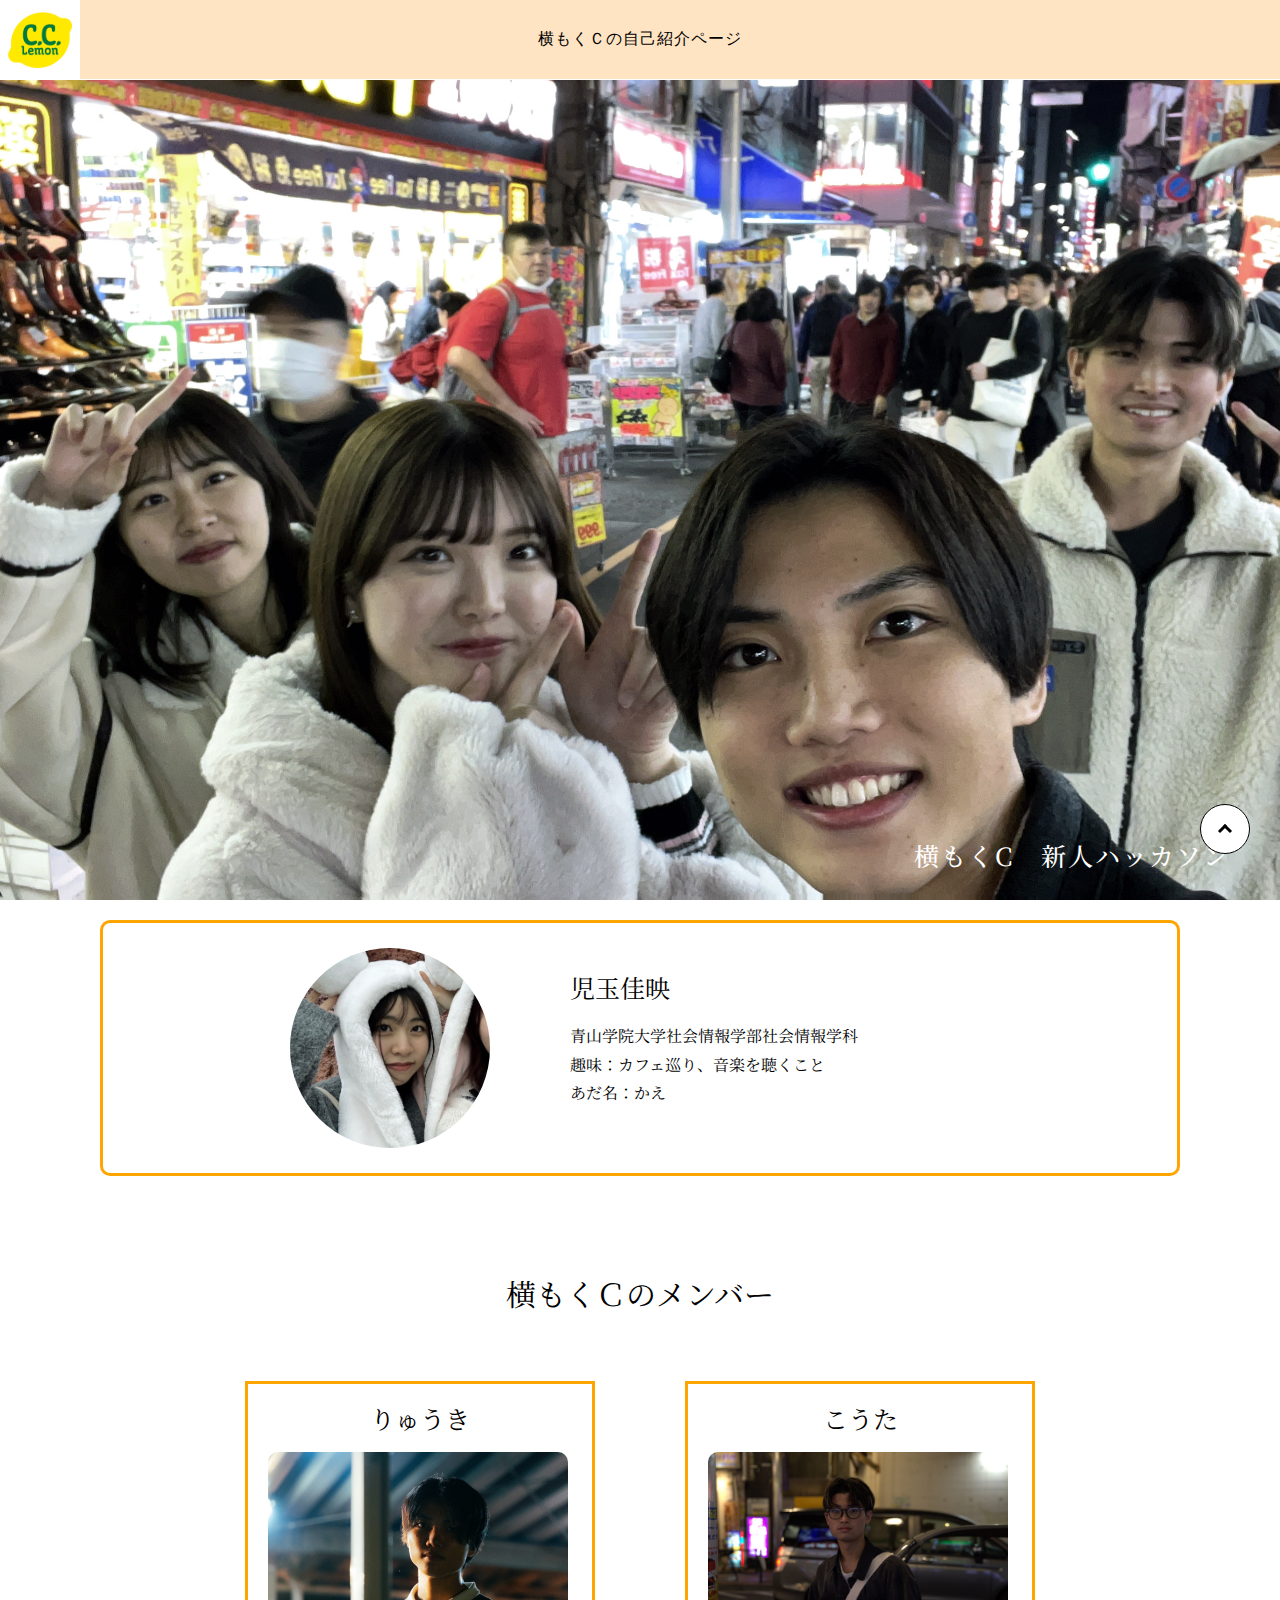
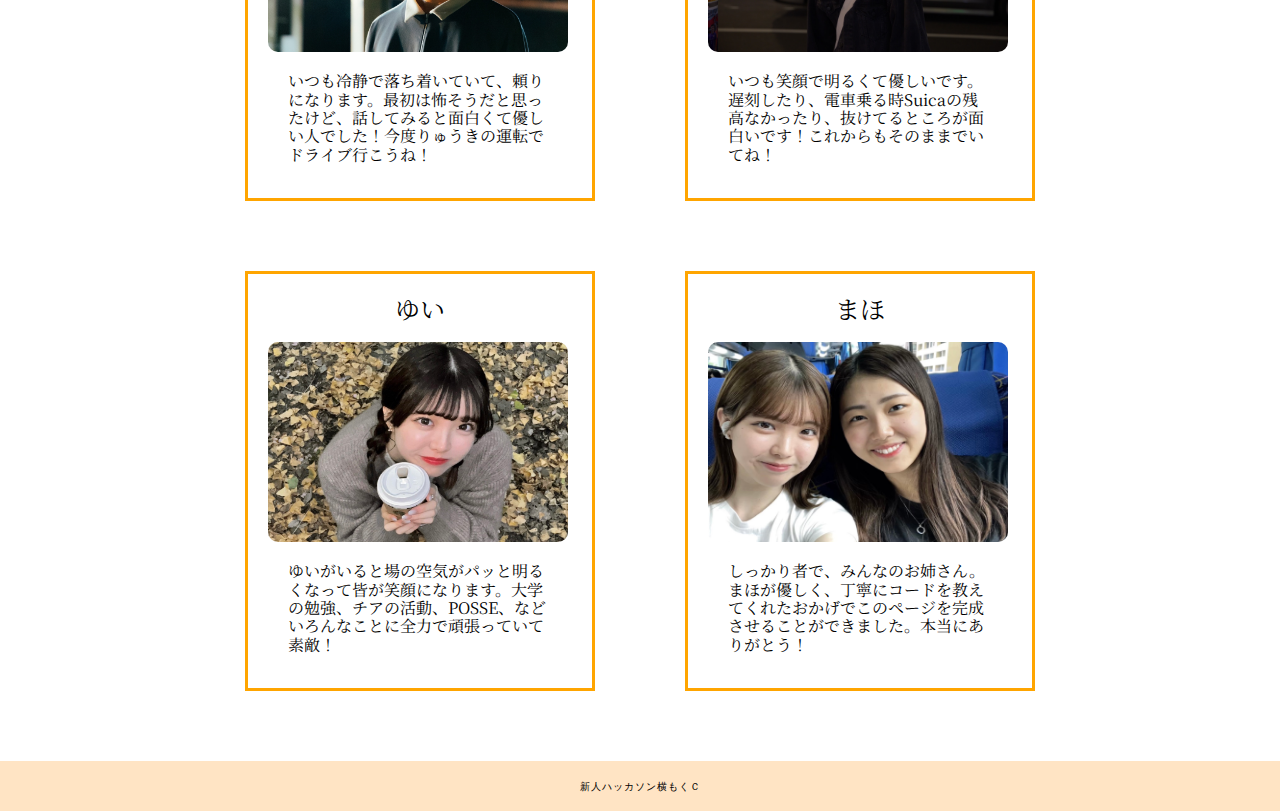
<file: index_kae.html>
<!DOCTYPE html>
<html lang="en">

<head>
    <meta charset="UTF-8">
    <meta name="viewport" content="width=device-width, initial-scale=1.0">
    <title>Document</title>
    <link rel="preconnect" href="https://fonts.googleapis.com">
    <link rel="preconnect" href="https://fonts.gstatic.com" crossorigin>
    <link href="https://fonts.googleapis.com/css2?family=Noto+Serif+JP:wght@200&display=swap" rel="stylesheet">
    <link rel="stylesheet" href="./assets/css/style_kae.css">
    <link rel="stylesheet" href="./assets/css/reset_kae.css">
</head>

<body>
    <header class="header">
        <img class="cclemon" src="./assets/CClemon_logo.png" alt="CCLemon" />
        <p class="headercontent">横もくＣの自己紹介ページ</p>
    </header>

    <main>

        <section class="mainvisual">
            <!-- <div class="mainvisual-inner"> -->
            <h1 class="mainvisual-title zoomIn">
                横もくC　新人ハッカソン
            </h1>
            <!-- </div> -->
        </section>

        <div class="all">
            <section>
                <div class="introduction fade">
                    <div class="mypicture-top">
                        <img class="mypicture" src="./assets/img/S__56442903.jpg" alt="自分の写真">
                    </div>
                    <div class="content">
                        <h2 class="myname">児玉佳映</h2>
                        <div class="myprofile">
                            <p>青山学院大学社会情報学部社会情報学科</p>
                            <p>趣味：カフェ巡り、音楽を聴くこと</p>
                            <p>あだ名：かえ</p>
                        </div>
                    </div>
                </div>
            </section>

            <section>
                <div class="member">
                    <div class="memberlist-title">
                        <p class="title">横もくＣのメンバー</p>
                    </div>
                    <div class="memberlist">
                        <div class="topmemberlist">
                            <div class="cmem">
                                <div class="memberprofile-top"></div>
                                <p class="membername">りゅうき</p>
                                <img class="memberpicture" src="./assets/img/84509F44-CAE5-48BA-A617-3F29651F60F5.jpg"
                                    alt="りゅうきの写真">
                                <div class="memberprofile">
                                    <p>いつも冷静で落ち着いていて、頼りになります。最初は怖そうだと思ったけど、話してみると面白くて優しい人でした！今度りゅうきの運転でドライブ行こうね！</p>
                                </div>
                            </div>
                            <div class="cmem">
                                <p class="membername">こうた</p>
                                <div class="memberpicture-top">
                                    <img class="memberpicture" src="./assets/img/S__299679749.jpg" alt="こうたの写真">
                                </div>
                                <div class="memberprofile">
                                    <p>いつも笑顔で明るくて優しいです。遅刻したり、電車乗る時Suicaの残高なかったり、抜けてるところが面白いです！これからもそのままでいてね！</p>
                                </div>
                            </div>
                        </div>
                        <div class="undermemberlist">
                            <div class="cmem">
                                <p class="membername">ゆい</p>
                                <div class="memberpicture-top">
                                    <img class="memberpicture" src="./assets/IMG_6052.jpg" alt="ゆいの写真">
                                </div>
                                <div class="memberprofile">
                                    <p>ゆいがいると場の空気がパッと明るくなって皆が笑顔になります。大学の勉強、チアの活動、POSSE、などいろんなことに全力で頑張っていて素敵！</p>
                                </div>
                            </div>
                            <div class="cmem">
                                <p class="membername">まほ</p>
                                <div class="memberpicture-top">
                                    <img class="memberpicture" src="./assets/img/IMG_6053.jpg" alt="まほの写真">
                                </div>
                                <div class="memberprofile">
                                    <p>しっかり者で、みんなのお姉さん。まほが優しく、丁寧にコードを教えてくれたおかげでこのページを完成させることができました。本当にありがとう！</p>
                                </div>
                            </div>
                        </div>
                    </div>
                </div>
            </section>
        </div>
    </main>

    <footer class="footer">
        <p class="footercontent">新人ハッカソン横もくＣ</p>
        <a class="pagetop hover2" href="#">
            <div class="pagetop__arrow"></div>
        </a>
    </footer>
</body>

</html>
</file>
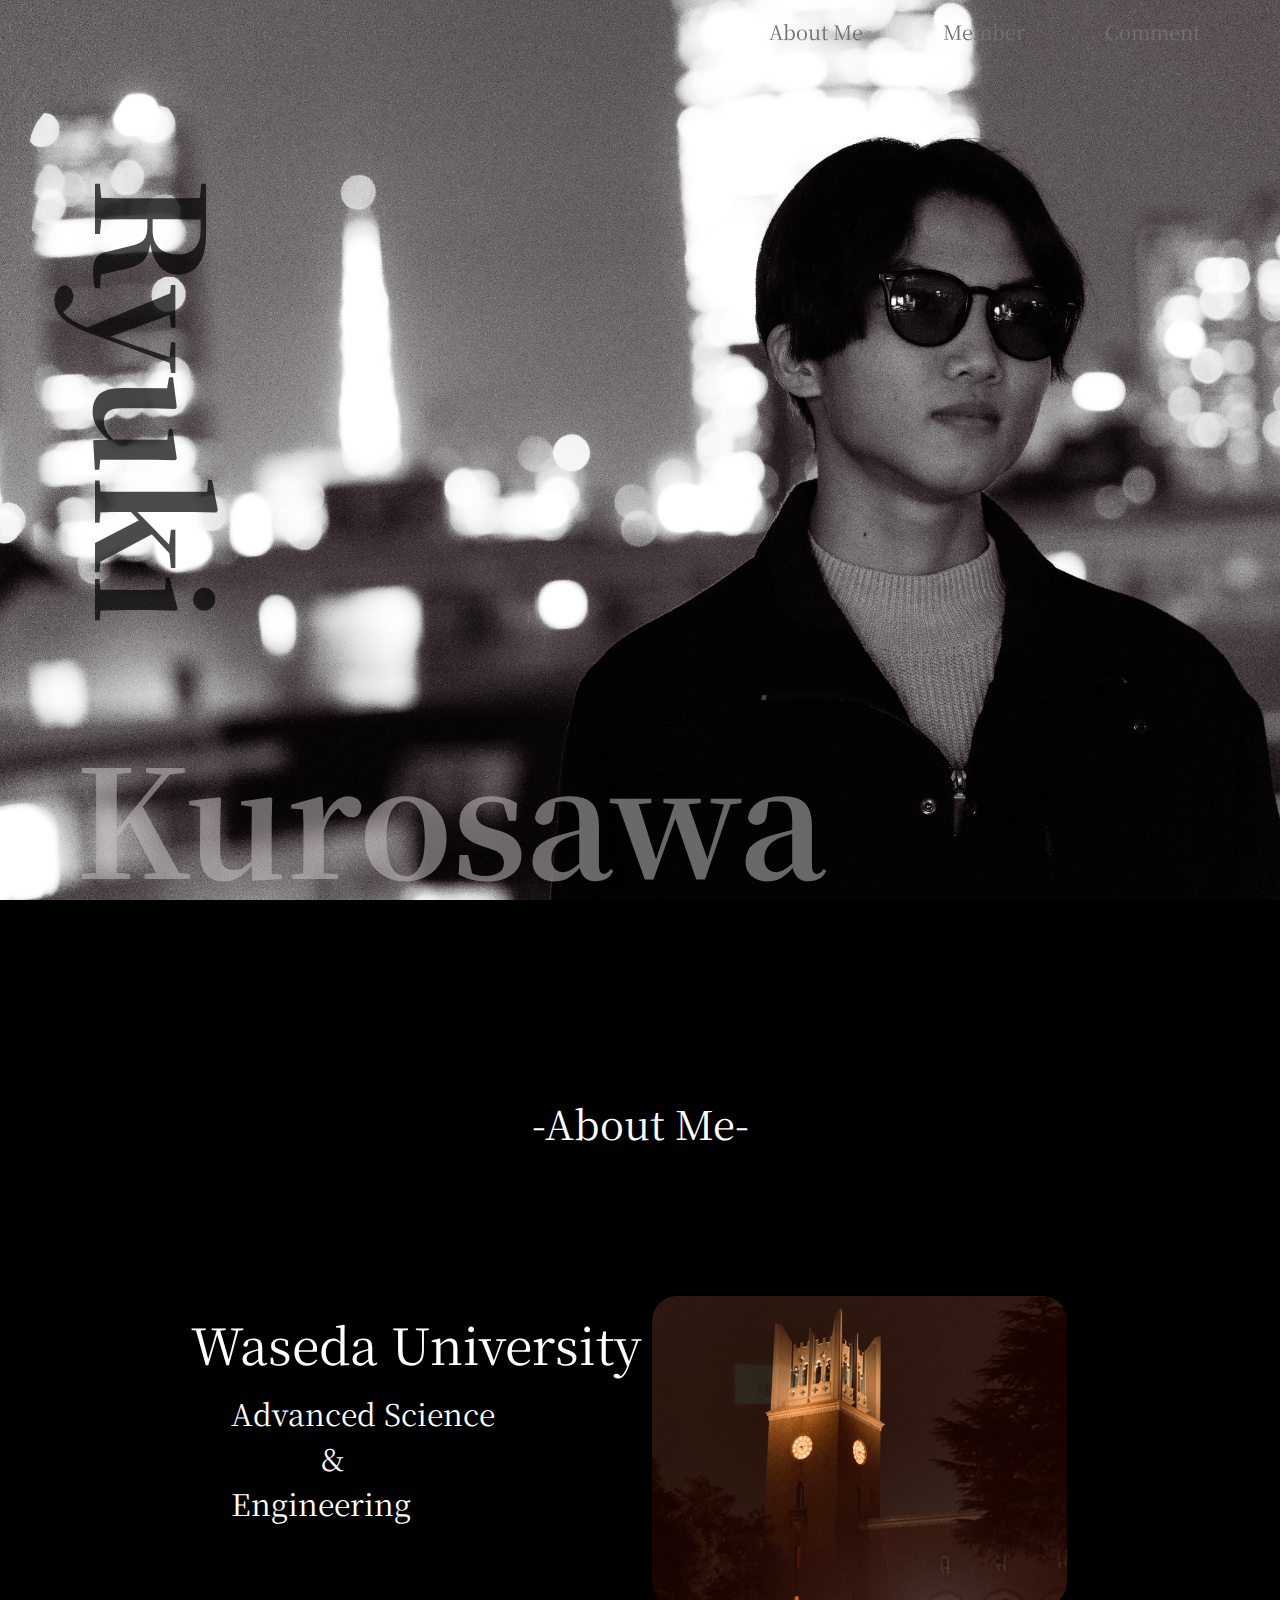
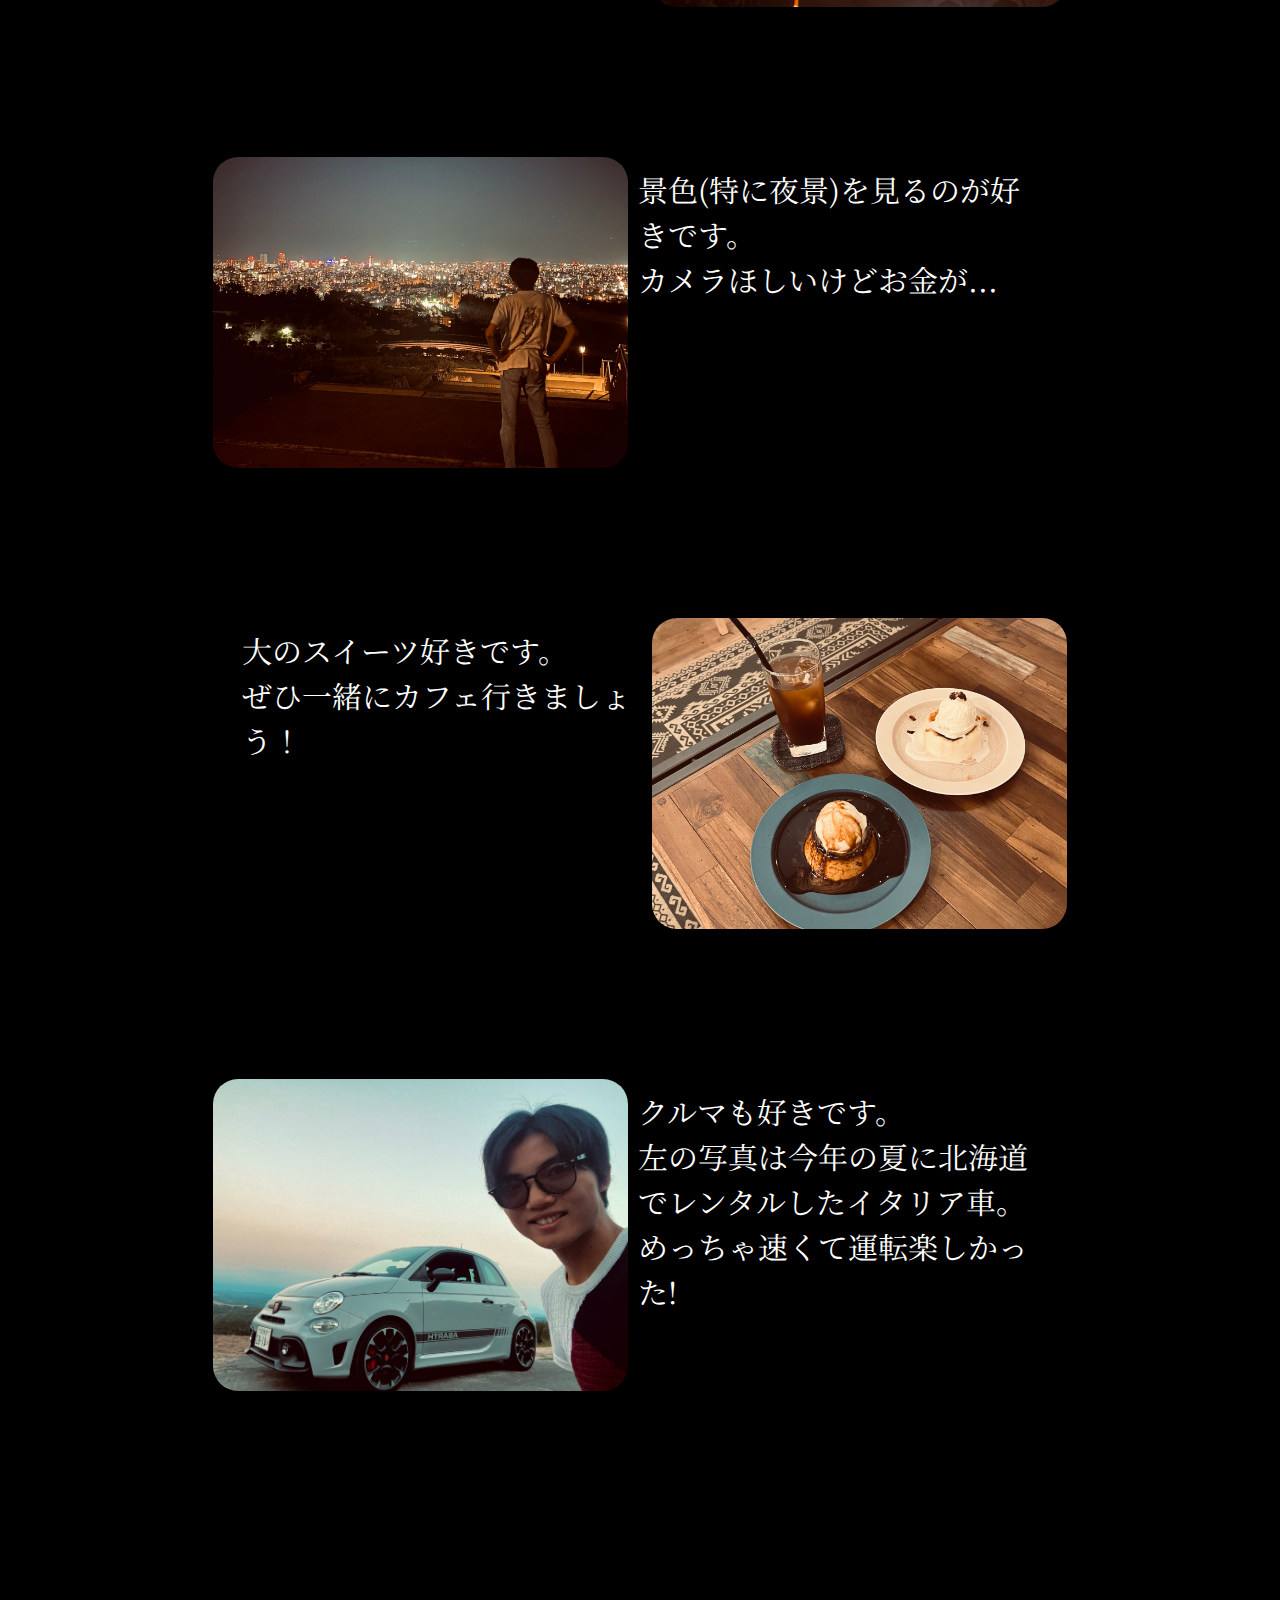
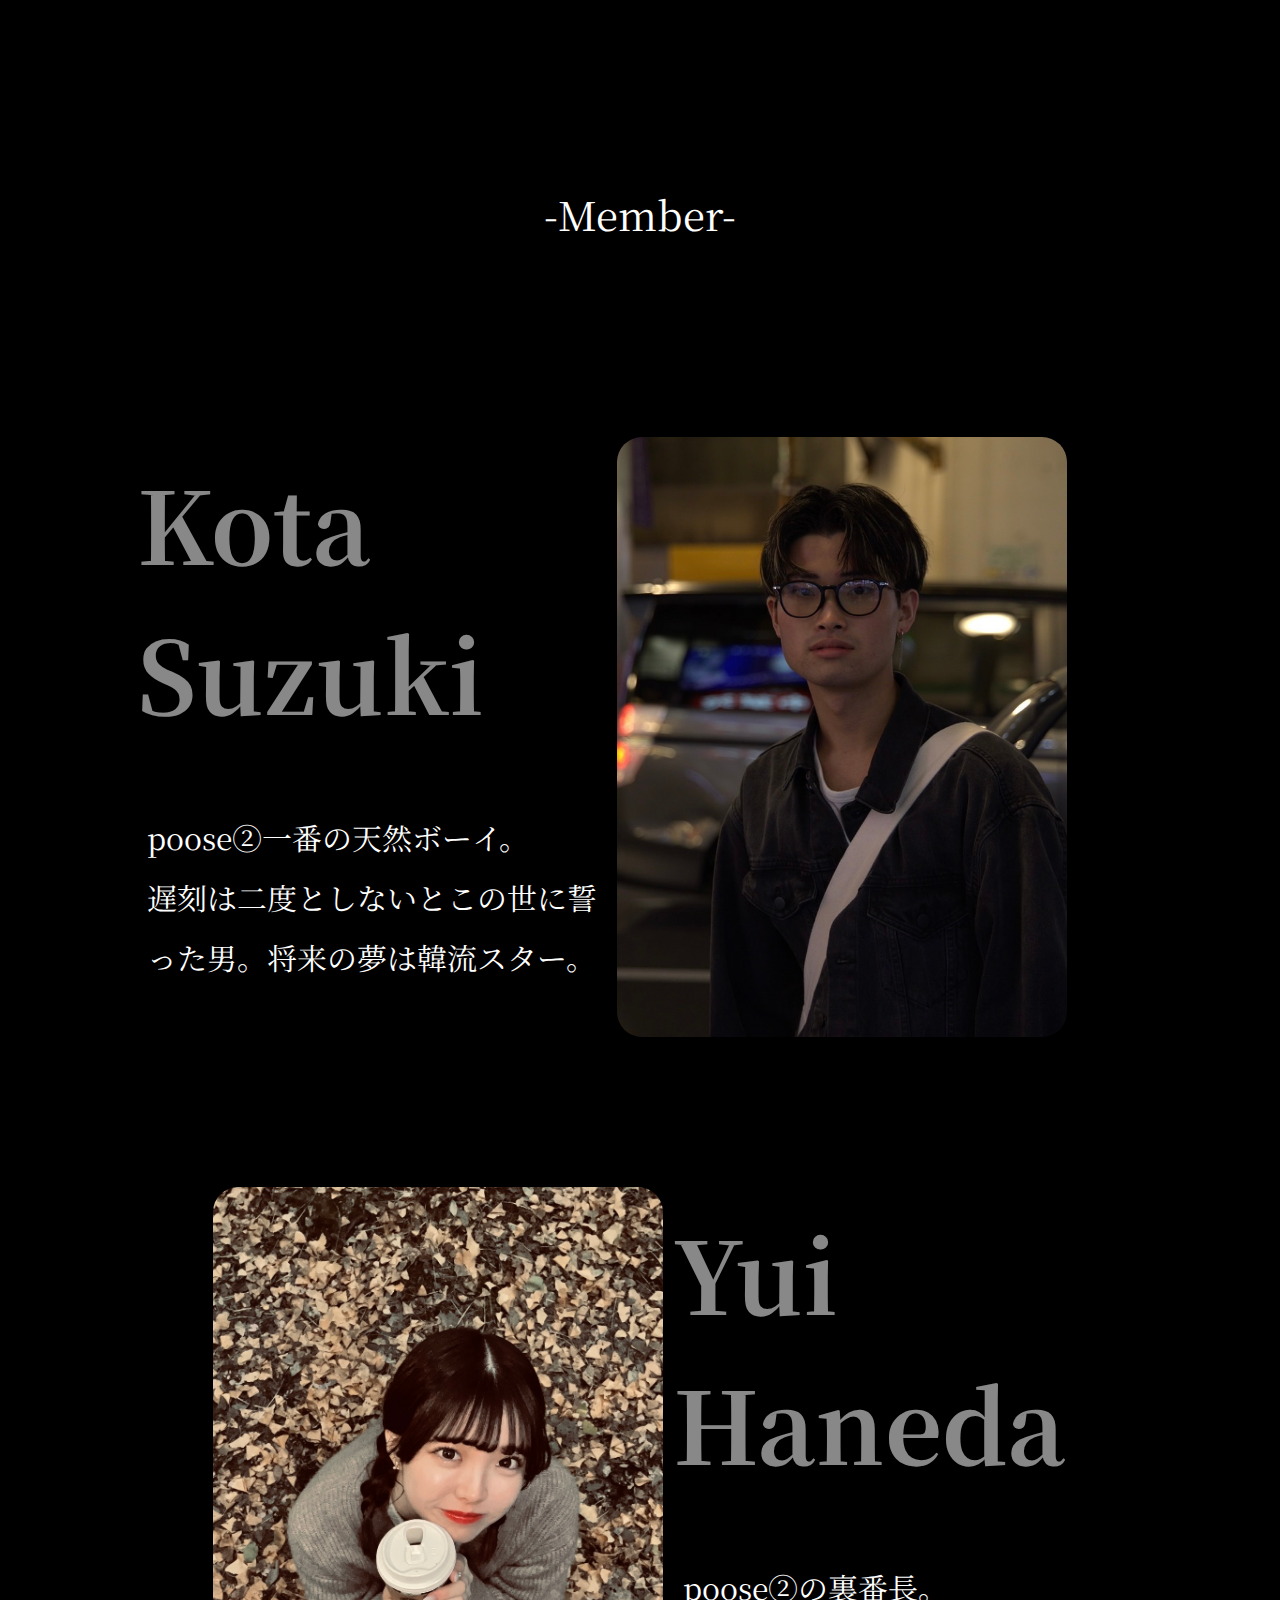
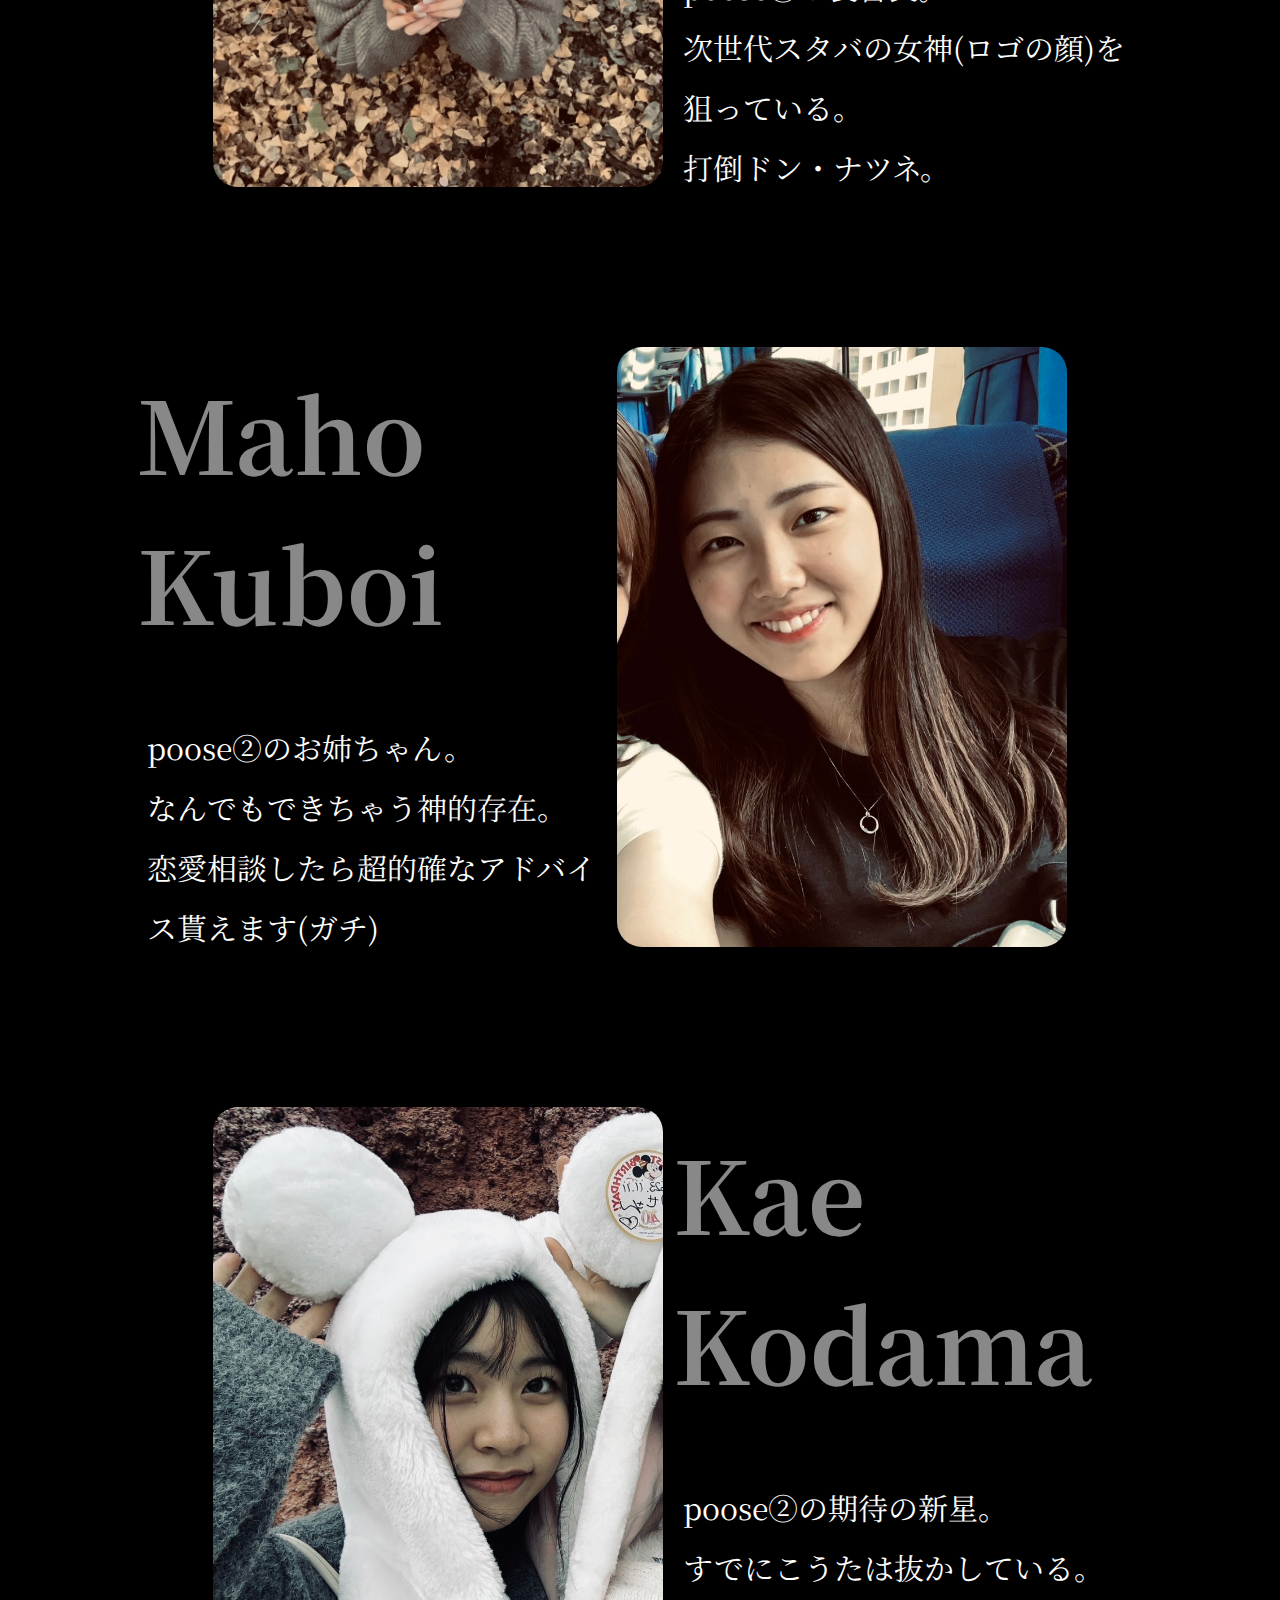
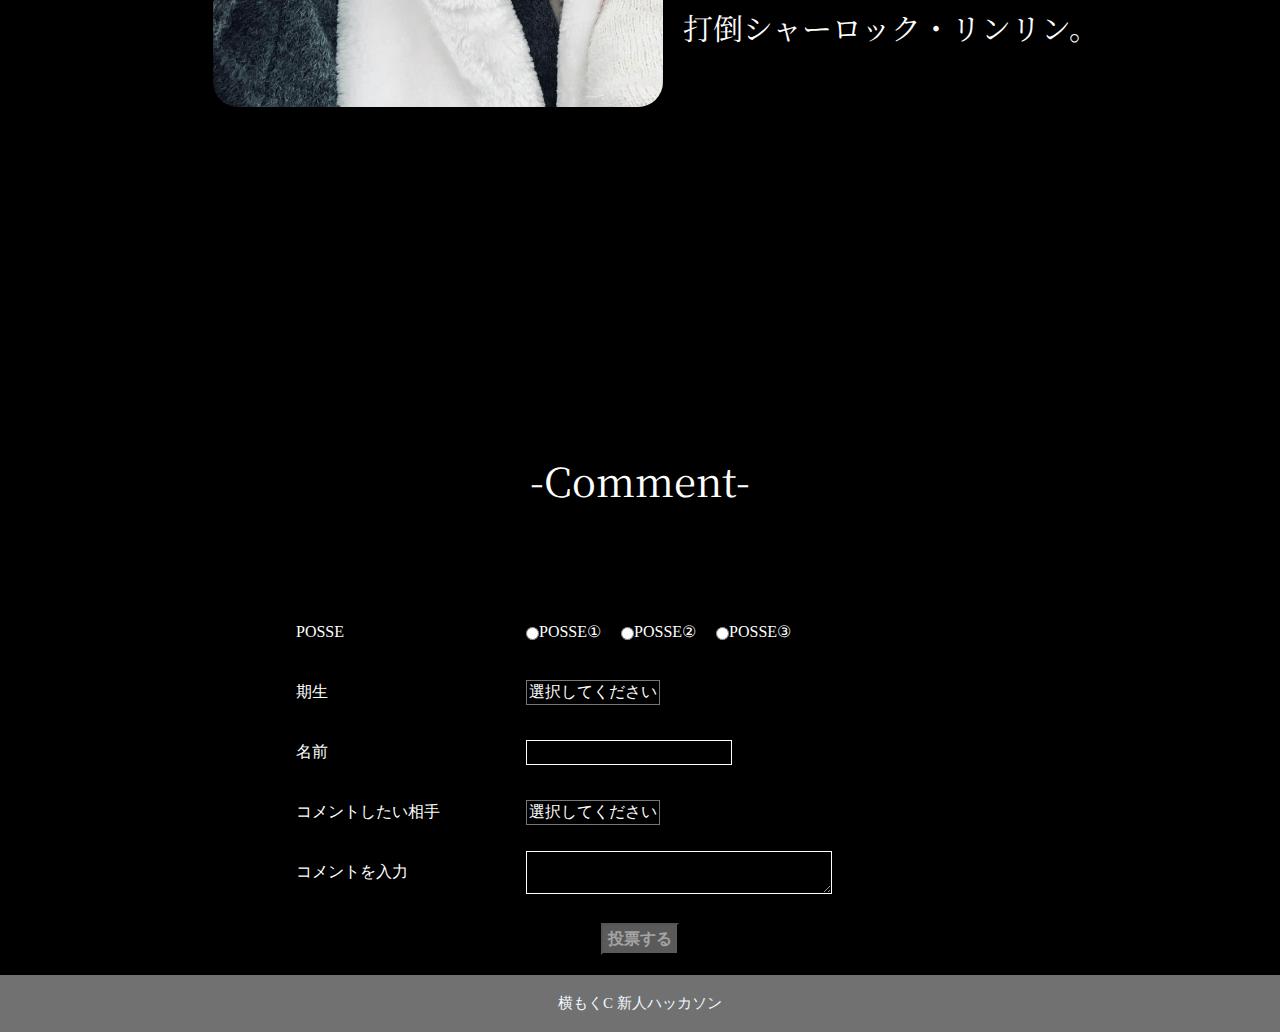
<file: index_ryuki.html>
<!DOCTYPE html>
<html lang="en">
<head>
    <meta charset="UTF-8">
    <meta name="viewport" content="width=device-width, initial-scale=1.0">
    <title>rookie-hackason_ryuki</title>
    <link rel="preconnect" href="https://fonts.googleapis.com">
    <link rel="preconnect" href="https://fonts.gstatic.com" crossorigin>
    <link href="https://fonts.googleapis.com/css2?family=Montserrat:ital,wght@1,600&family=Noto+Sans+JP:wght@400;700&family=Noto+Serif+JP&family=Plus+Jakarta+Sans:wght@400;700&display=swap" rel="stylesheet">
    <link rel="stylesheet" href="./assets/css/reset.css">
    <link rel="stylesheet" href="./assets/css/style_ryuki.css">
    <link rel="stylesheet" href="./assets/css/sp/sp_ryuki.css">
</head>
<body>
    <header class="header">
        <div class="header-container">
            <ul class="header-menu">
                <li class="header-menu-content">
                    <a href>About Me</a>
                </li>
                <li class="header-menu-content">
                    <a href>Member</a>
                </li>
                <li class="header-menu-content">
                    <a href>Comment</a>
                </li>
            </ul>
    </header>

    <main class="main">
        <section class="section">
            <div class="hero">
                <p class="hero_name ryuki">Ryuki</p>
                <p class="hero_name kurosawa">Kurosawa</p>
            </div>
        </section>
        <section class="section side-padding">
            <div class="title scroll-in">
                <h1>-About Me-</h1>
            </div>
            <div class="about_me">
                <div class="img_text_block">
                    <figure class="image scroll-in">
                        <img src="./assets/img/waseda.jpg" alt="waseda">
                    </figure>
                    <div class="delay scroll-in">
                        <h2 class="text content_large">
                            Waseda University
                        </h2>
                        <h3 class="text content waseda pc_only">
                            Advanced Science <br>&emsp;&emsp;&emsp;&<br> Engineering
                        </h3>
                        <h3 class="text content waseda sp_only">
                            Advanced Science & Engineering
                        </h3>
                    </div>
                </div>
                <div class="img_text_block">
                    <figure class="image scroll-in">
                        <img src="./assets/img/my-night.jpg" alt="night">
                    </figure>
                    <div class="delay scroll-in">
                        <h2 class="text content">
                            景色(特に夜景)を見るのが好きです。<br>カメラほしいけどお金が...
                        </h2>
                    </div>
                </div>
                <div class="img_text_block">
                    <figure class="image scroll-in">
                        <img src="./assets/img/my-cafe.jpg" alt="cafe">
                    </figure>
                    <div class="delay scroll-in">
                        <h2 class="text content left">
                            大のスイーツ好きです。<br>ぜひ一緒にカフェ行きましょう！
                        </h2>
                    </div>
                </div>
                <div class="img_text_block">
                    <figure class="image scroll-in">
                        <img src="./assets/img/my-car.jpg" alt="car">
                    </figure>
                    <div class="delay scroll-in">
                        <h2 class="text content pc_only">
                            クルマも好きです。<br>
                            左の写真は今年の夏に北海道でレンタルしたイタリア車。<br>
                            めっちゃ速くて運転楽しかった!
                        </h2>
                        <h2 class="text content sp_only">
                            クルマも好きです。<br>
                            上の写真は今年の夏に北海道でレンタルしたイタリア車。
                            めっちゃ速くて運転楽しかった!
                        </h2>
                    </div>
                </div>
            </div>
        </section>

        <section class="section side-padding">
            <div class="title margin scroll-in">
                <h1>-Member-</h1>
            </div>
            <div class="members">
                <div class="img_text_block">
                    <figure class="image-m scroll-in">
                        <img src="./assets/img/kota.jpg" alt="kota">
                    </figure>
                    <div class="delay scroll-in">
                        <h2 class="text name content">
                            Kota Suzuki
                        </h2>
                        <p class="text member_text">
                            poose②一番の天然ボーイ。<br>遅刻は二度としないとこの世に誓った男。将来の夢は韓流スター。
                        </p>
                    </div>
                </div>
                <div class="img_text_block">
                    <figure class="image-m scroll-in">
                        <img src="./assets/img/yui.jpg" alt="yui">
                    </figure>
                    <div class="delay scroll-in">
                        <h2 class="text name content">
                            Yui Haneda
                        </h2>
                        <p class="text member_text">
                            poose②の裏番長。<br>次世代スタバの女神(ロゴの顔)を狙っている。<br>打倒ドン・ナツネ。
                        </p>
                    </div>
                </div>
                <div class="img_text_block">
                    <figure class="image-m scroll-in">
                        <img src="./assets/img/maho.jpg" alt="maho">
                    </figure>
                    <div class="delay scroll-in">
                        <h2 class="text name content">
                            Maho Kuboi
                        </h2>
                        <p class="text member_text">
                            poose②のお姉ちゃん。<br>なんでもできちゃう神的存在。<br>恋愛相談したら超的確なアドバイス貰えます(ガチ)
                        </p>
                    </div>
                </div>
                <div class="img_text_block">
                    <figure class="image-m scroll-in">
                        <img src="./assets/img/kae.jpg" alt="kae">
                    </figure>
                    <div class="delay scroll-in">
                        <h2 class="text name content">
                            Kae Kodama
                        </h2>
                        <p class="text member_text">
                            poose②の期待の新星。<br>すでにこうたは抜かしている。<br>打倒シャーロック・リンリン。
                        </p>
                    </div>
                </div>
            </div>
        </section>

        <section class="section side-padding-form">
            <div class="title form_top scroll-in">
                <h1>-Comment-</h1>
            </div>
            <div class="form_container scroll-in">
                <form id="commentForm" name="commentForm" class="comment_form">
                    <dl class="form_list">
                        <div class="comment_form_block">
                            <dt class="item posse">POSSE</dt>
                            <dd class="form_box white">
                                <label><input type="radio" name="posse" value="POSSE①">POSSE①&emsp;</label>
                                <label><input type="radio" name="posse" value="POSSE②">POSSE②&emsp;</label>
                                <label><input type="radio" name="posse" value="POSSE③">POSSE③&emsp;</label>
                            </dd>
                        </div>
                        <div class="comment_form_block">
                            <dt class="item age">期生</dt>
                            <dd class="form_box white">
                                <select class="select_box" name="age" id="age">
                                    <option value="選択してください" selected disabled>選択してください</option>
                                    <option value="1.0期生">1.0期生</option>
                                    <option value="1.5期生">1.5期生</option>
                                    <option value="2.0期生">2.0期生</option>
                                    <option value="2.5期生">2.5期生</option>
                                    <option value="3.0期生">3.0期生</option>
                                    <option value="3.5期生">3.5期生</option>
                                    <option value="4.0期生">4.0期生</option>
                                    <option value="4.5期生">4.5期生</option>
                                </select>
                            </dd>
                        </div>
                        <div class="comment_form_block">
                            <dt class="item"><label for="name">名前</label></dt>
                            <dd class="form_box">
                                <input class="input_box" id="name" type="text" name="name">
                            </dd>
                        </div>
                        <div class="comment_form_block">
                            <dt class="item">コメントしたい相手</dt>
                            <dd class="form_box">
                                <select class="select_box white" name="to_whom" id="to_whom">
                                    <option value="選択してください" selected disabled>選択してください</option>
                                    <option value="りゅうき">りゅうき</option>
                                    <option value="こうた">こうた</option>
                                    <option value="ゆい">ゆい</option>
                                    <option value="まほ">まほ</option>
                                    <option value="かえ">かえ</option>
                                    <option value="横もくC">横もくC</option>
                                </select>
                            </dd>
                        </div>
                        <div class="comment_form_block">
                            <dt class="item"><label for="content">コメントを入力</label></dt>
                            <dd>
                                <textarea class="form_box_large input_box" id="content" type="text" name="content"></textarea>
                            </dd>
                        </div>
                    </dl>
                    <div class="form_post">
                        <button class="form_post_button">投票する</button>
                    </div>
                </form>
            </div>
        </section>

        <footer class="footer">
            <div class="footer-text">
                <p>横もくC 新人ハッカソン</p>
            </div>
        </footer>
        </main>
        <script src="./assets/js/script_ryuki.js"></script>
        </body>

        </html>
</file>
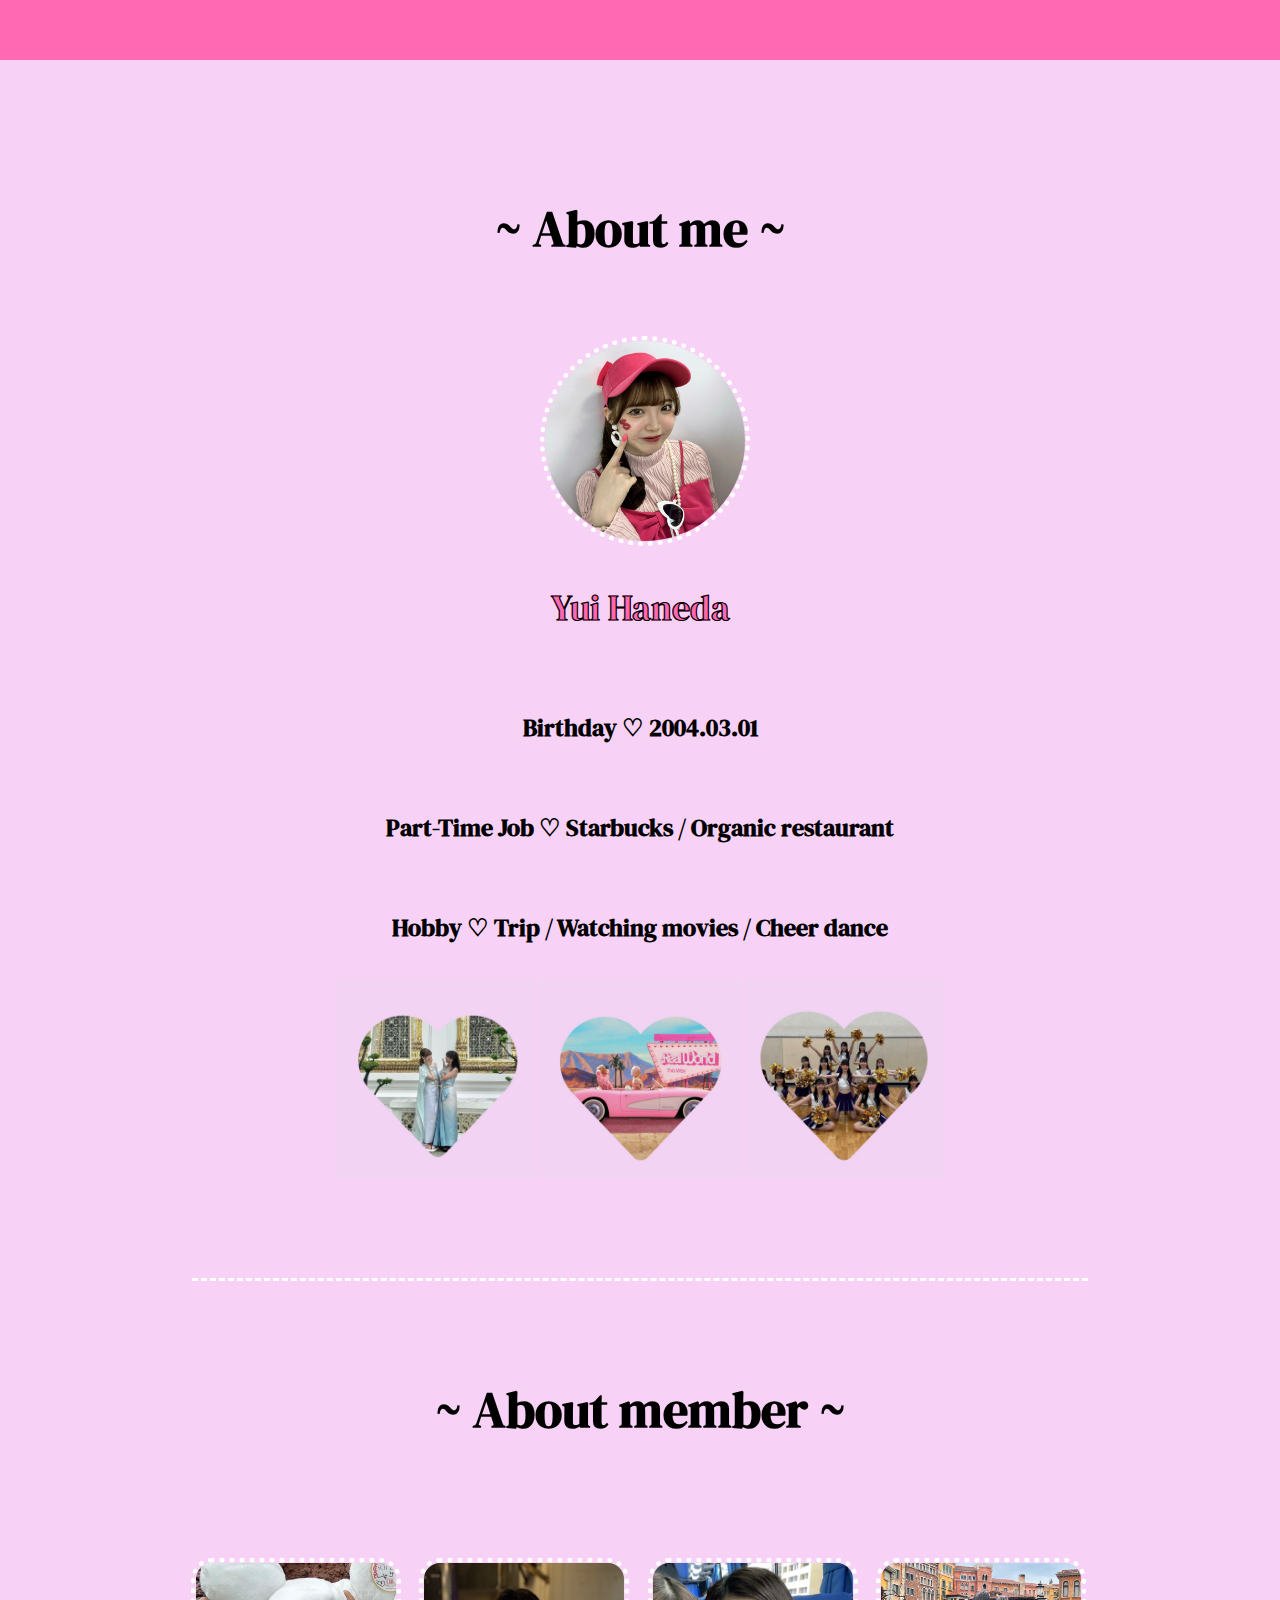
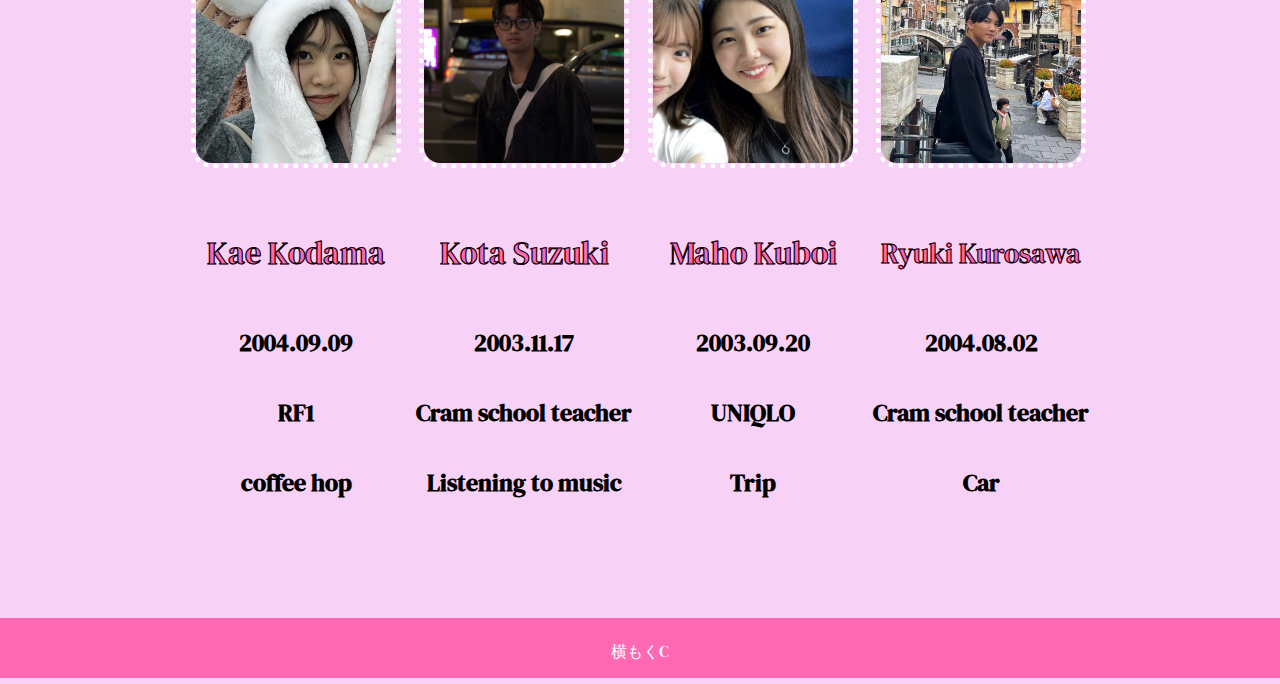
<file: index_yui.html>
<!DOCTYPE html>
<html lang="en">
<head>
    <meta charset="UTF-8">
    <meta name="viewport" content="width=device-width, initial-scale=1.0">
    <title>Document</title>
    <link rel="preconnect" href="https://fonts.googleapis.com">
<link rel="preconnect" href="https://fonts.gstatic.com" crossorigin>
<link href="https://fonts.googleapis.com/css2?family=DM+Serif+Display:ital@1&family=Noto+Sans+JP:wght@400;700&family=Plus+Jakarta+Sans&display=swap" rel="stylesheet">
<link rel="stylesheet" href="./assets/css/reset.css">    
<link rel="stylesheet" href="./assets/css/style_yui.css">
<link rel="stylesheet" href="./assets/css/sp/sp_yui.css">

    
</head>
<body class="body">
    <header class="header">
        <!-- <div class="moji">
            <p>新人ハッカソン</p>
        </div> -->
    </header>
    <!-- 追加する -->
    <div class="header-button">
        <div class="header-buttonLine"></div>
        <div class="header-buttonLine"></div>
        <div class="header-buttonLine"></div>
    </div>
    
    <div class="overlay">
        <div class="menu">
            <button class="close-button"></button>
            <ul>
                <li><a href="#about-me">About me</a></li>
                <li><a href="#about-member">About member</a></li>
            </ul>
        </div>
    </div>
    <!-- 追加した -->
    <main class="main">
        <div class="jibun">
            <div class="h1">~ About me ~</div>
            <figure class="barbie">
                <img src="./assets/img/IMG_0628 2.jpg" alt="icon" >
            </figure>
            <div class="jibun-text">
                <div class="Yui">Yui Haneda</div>
                <div class="Yui-h3">
                    <div>Birthday ♡ 2004.03.01</div>
                    <div>Part-Time Job ♡ Starbucks / Organic restaurant</div>
                    <div>Hobby ♡ Trip / Watching movies /  Cheer dance</div>
                </div>
            </div>
            <div class="hobby">
                <figure>
                    <img src="./assets/img/trip.jpg" alt="trip">
                    <img src="./assets/img/barbie.jpg" alt="movie">
                    <img src="./assets/img/cheer.jpg" alt="cheer">
                </figure>
            </div>
        </div>
        <!-- <div class="sen">-  - - - - - - - - - - - -  - - - - - - - - - - - - - - -</div> -->
        <div class="sen"></div>
        <div class="member">
            <div class="h1">~ About member ~</div>
            <div class="member-section">
                <div class="Kae-Kota">
                    <div class="Kae">
                        <img src="./assets/img/Kae.jpg" alt="">
                        <div class="member-text">
                            <div class="h2"> Kae Kodama</div>
                            <div class="h3">
                                <div>2004.09.09</div>
                                <div>RF1</div>
                                <div>coffee hop</div>
                            </div>
                        </div>
                    </div>
                    <div class="Kota">
                        <img src="./assets/img/Kota.jpg" alt="">
                        <div class="member-text">
                            <div class="h2">Kota Suzuki</div>
                            <div class="h3">
                                <div>2003.11.17</div>
                                <div>Cram school teacher</div>
                                <div>Listening to music</div>
                            </div>
                        </div>
                    </div>
                </div>
                <div class="Maho-Ryuki">
                    <div class="Maho">
                        <img src="./assets/img/Maho.jpg" alt="">
                        <div class="member-text">
                            <div class="h2">Maho Kuboi</div>
                            <div class="h3">
                                <div>2003.09.20</div>
                                <div>UNIQLO</div>
                                <div>Trip</div>
                            </div>
                        </div>
                    </div>
                    <div class="Ryuki">
                        <img src="./assets/img/Ryuki.jpg" alt="">
                        <div class="member-text">
                            <div class="ryuki">Ryuki Kurosawa</div>
                            <div class="h3">
                                <div>2004.08.02</div>
                                <div>Cram school teacher</div>
                                <div>Car</div>
                            </div>
                        </div>
                    </div>
                </div>
            </div>
        </div>
    </main>
    <footer class="footer">
        <div class="moji2">
            <p>横もくC</p>
        </div>
    </footer>
    <script src="./assets/js/script_yui.js"></script>
</body>
</html>
</file>
<file: assets/css/style_kae.css>
.header {
    display: flex;
    flex-direction: row;
    align-items: center;
    justify-content: center;
    height: 80px;
    position: fixed;
    top: 0;
    width: 100%;
    background-color: bisque;
    border-bottom: solid 1px #FFFFFF;
    padding: 0 24px;
    z-index: 10000;
}

.cclemon {
    position: fixed;
    top: 0px;
    left: 0px;
    width: 80px;
    height: 80px;
}

.headercontent {
    letter-spacing: 1px;
    /* padding: 20px; */
}



.mainvisual {
    background: url(../img/IMG_2756.JPG) center center / cover no-repeat;
    position: relative;
    width: 100%;
    height: 100vh;
    padding: 40px 24px;
    display: flex;
    align-items: flex-end;
}


.mainvisual-title {
    position: absolute;
    bottom: 30px;
    right: 50px;
    font-size: 25px;
    font-weight: 500;
    color: #FFFFFF;
    letter-spacing: 2px;
    font-family: 'Noto Serif JP', serif;
}

.all {
    margin: 20px 100px;
    font-family: 'Noto Serif JP', serif;
}

.introduction {
    display: flex;
    flex-direction: row;
    align-items: center;
    justify-content: center;
    border: solid orange;
    border-radius: 10px;
    color: black;
    width: auto;
    margin-bottom: 100px;
}

.mypicture-top {}

.mypicture {
    border-radius: 50%;
    width: 200px;
    height: 200px;
    margin: 0px 30px;
}

.content {
    width: 500px;
    height: 250px;
    padding: 30px;
}

.myname {
    font-size: 25px;
    margin: 20px;
}

.myprofile {
    margin: 0px 20px;
    line-height: 1.8;
}


.member {
    flex-direction: column;
}

.memberlist-title {
    align-items: center;
    margin: 50px;
}

.title {
    text-align: center;
    font-size: 30px;
}

.memberlist {
    display: flex;
    flex-direction: column;
    align-items: center;
    gap: 30px;
}

.topmemberlist {
    display: flex;
    align-items: center;
    gap: 50px;
}

.undermemberlist {
    display: flex;
    align-items: center;
    gap: 50px;
}

.cmem {
    display: flex;
    flex-direction: column;
    /* align-items: center; */
    border: solid orange;
    margin: 20px;
    padding: 0px 20px;
    width: 350px;
    height: 420px;
    color: black;
}

.membername {
    font-size: 25px;
    text-align: center;
    margin: 20px;
}

.memberpicture-top {
    display: flex;
    flex-direction: column;
    align-items: center;
    width: 300px;
    height: 200px;
}

.memberpicture {
    border-radius: 10px;
    width: 300px;
    height: 200px;
    /* margin-left: 5px; */
}

.memberprofile {
    margin: 20px;
}

.footer {
    height: 50px;
    width: 100%;
    background-color: bisque;
    z-index: 10000;
}

.footercontent {
    font-size: 10px;
    text-align: center;
    margin-top: 50px;
    padding: 20px;
    letter-spacing: 1px;
}

.fade {
    animation: shading 5s linear 0s 1 normal;
}

@keyframes shading {
    0% {
        opacity: 0;
    }

    100% {
        opacity: 1;
    }
}

html {
    scroll-behavior: smooth;
}

.pagetop {
    height: 50px;
    width: 50px;
    position: fixed;
    right: 30px;
    bottom: 30px;
    background: #fff;
    border: solid 1px #000;
    border-radius: 50%;
    display: flex;
    justify-content: center;
    align-items: center;
    z-index: 2;
}

.pagetop__arrow {
    height: 10px;
    width: 10px;
    border-top: 3px solid #000;
    border-right: 3px solid #000;
    transform: translateY(20%) rotate(-45deg);
}

.hover2 {
	/* display: inline-block; */
	margin: 0 0 1em;
	background: #fff;
	/* border: 0.1875em solid #333; */
	color: bisque;
	cursor: pointer;
	transition: all 0.3s ease 0s;
}
.hover2:hover {
	background: bisque;
	color: #fff;
}

.zoomIn {
    animation: zoomIn 2.0s ease 0s 1 normal;
}

/* zoomIn */
@keyframes zoomIn {
    0% {
        opacity: 0;
        transform: scale3d(0.3, .3, 0.3)
    }

    50% {
        opacity: 1
    }
}
</file>
<file: assets/css/style_ryuki.css>
.sp_only{
    display: none;
}
.pc_only{
    display: block;
}

/* header */

.header-container{
    font-family: 'Noto Serif JP', serif;
    color: #717171;
    font-size: 20px;
    display: flex;
    text-align: center;
    height: 50px;
}
.header{
    width:100%;
    position:fixed;
    padding: 10px;
    z-index: 100000;
}
.header-menu{
    display: flex;
    margin: 0 0 0 auto;
    padding-right:50px ;
}
.header-menu-content{
    padding: 10px 40px;
}


/* hero */

.hero{
    background-image: url(../img/hero-my-img.JPG);
    height: 100vh;
    width: auto;
    background-size: cover;
    position:relative;
    font-family: 'Noto Serif JP', serif;
    font-weight: bold;
}

.hero_name{
    font-size: 150px;
}

.ryuki{
    position: absolute;
    left: -5%;
    top: 35%;
    transform: rotate(90deg);
    color: rgba(0, 0, 0, 0.705) ;
}
.kurosawa{
    position: absolute;
    left: 75px;
    bottom: 0px;
    color: rgba(199, 194, 194, 0.532);
}

/* main*/
.main{
    background-color: black;
}
.side-padding{
    padding: 0 30px;
}
.title{
    text-align: center;
    font-size: 40px;
    color: white;
    padding-top: 200px;
    font-family: 'Noto Serif JP', serif;
}
.text{
    color: white;
    font-family: 'Noto Serif JP', serif;
    line-height: 150%;
}
.image{
    width: 40%;
}
.image img{
    border-radius: 25px;
}

.content{
    font-size: 30px;
    width: 400px;
    margin: 10px;
}
.content_large{
    font-size: 50px;
    /* width: 400px; */
    margin: 10px;
}
.waseda{
    margin-left: 50px;
}
.img_text_block{
    display: flex;
    margin: 150px 0;
}
.img_text_block:nth-of-type(odd){
    flex-direction: row-reverse;
    margin-right: 15%;
}
.img_text_block:nth-of-type(even){
    margin-left: 15%;
}
.margin{
    margin: 200px 0;
}
.name{
    font-size: 100px;
    font-weight: bold;
    color: rgba(255, 255, 255, 0.532);
    margin-bottom: 60px;
}
.member_text{
    font-size: 30px;
    line-height: 2.0;
    width: 450px;
    margin: 0 20px;
}
.image-m{
    width: 450px;
}
.image-m img{
    border-radius: 25px;
}




.comment_form_block{
    display: flex;
    align-items: center;
    height: 60px;
}
.white{
    color: #ffffff;
}
.item{
    color: #ffffff;
    padding: 10px 20px;
    margin-left: 20px;
    width: 170px;
}
.select_box{
    background-color: black;
    padding: 2px;
}
.input_box{
    width: 200px;
    border: solid 1px #ffffff;
    color: #ffffff;
    padding: 2px;
}

.side-padding-form{
    padding: 0 20%;
}
.form_top{
    margin-bottom: 100px;
}
.form_box_large{
    width: 300px;
    border: solid 1px #ffffff;
}
.colum{
    display: flex;
    flex-direction: column;
}
.form_post{
    padding: 20px;
    text-align: center;
}
.form_post_button{
    padding: 5px;
    background-color: rgb(90, 90, 90);
    color: rgb(164, 164, 164);
    font-weight: bold;
}









.delay.displayed {
    /* animation-fill-mode: forwards; */
    animation-delay: 0.1s;
}
.displayed {
    animation: fadeUp 3s forwards;
}
@keyframes fadeUp {
    0% {
        opacity: 0;
        transform: translateY(0);
    }

    100% {
        opacity: 1;
        transform: translateY(-100px);
    }
}





.footer{
    background-color: #717171;
    text-align: center;
    font-size: 15px;
    color: aliceblue;
    padding: 20px;
}
</file>
<file: assets/css/sp/sp_ryuki.css>
@media (max-width: 768px) {
    .pc_only{
        display: none;
    }
    .sp_only{
        display: block;
    }
    /* header */
    .header-container{
        font-size: 10px;
    }
    .header-menu{
        padding-right:20px ;
    }
    .header-menu-content{
        padding: 5px 5px;
    }

    /* hero */
    .hero{
        background-image: url(../../img/sp-hero-img.JPG);
    }
    .hero_name{
        font-size: 87px;
    }
    .ryuki{
        left: -10%;
        top: 45%;
    }
    .kurosawa{
        position: absolute;
        left: 15px;
        bottom: 10px;
    }

    /* about me */
    .title{
        font-size: 35px;
        padding-top: 200px;
    }
    .img_text_block{
        text-align: center;
        align-items: center;
    }
    .image{
        width: 90%;
    }
    .content{
        font-size: 15px;
        width: 100%;
        margin: 10px;
    }
    .content_large{
        font-size: 25px;
    }
    .waseda{
        margin-left: 10px;
    }
    .img_text_block{
        display: flex;
        flex-direction: column;
        margin: 50px 0;
    }
    .img_text_block:nth-of-type(odd){
        flex-direction: column;
        margin-right: 0;
    }
    .img_text_block:nth-of-type(even){
        margin-left: 0;
    }.img_text_block{
        display: flex;
    }

    /* member */
    .margin{
        margin: 20px 0;
    }
    .name{
        font-size: 50px;
    }
    .member_text{
        width: 90%;
        font-size: 15px;
    }
    .image-m{
        width: 90%;
    }




    .item{
        padding: 10px 0 10px 10px;
        margin-left: 0px;
        width: 30%;
    }
    .input_box{
        width: 200px;
    }
    .side-padding-form{
        padding: 0 ;
    }
    .form_top{
        margin-bottom: 100px;
    }
    .posse{
        width: 40px;
    }

}
</file>
<file: assets/css/style_yui.css>
.body{
    background-color: #F8D2F6;
    font-family: 'DM Serif Display', serif;
}

.header{
    background-color: hotpink;
    width: 100%;
    height: 60px;
    top: 0;
    position: fixed;
    z-index: 999;
}
.header-buttonLine{
    display: none;
}
/* .moji{
    text-align: right;
    margin-right: 20px;
    margin-top: 30px;
    color: #FFF;
} */

.jibun{
    text-align: center;
    margin-top: 200px;
}

.jibun-text{
    text-align: center;
    margin-top: 50px;
    line-height: 100px;
}

.Yui{
    font-weight: 900;
    font-size: 36px;
    color: hotpink;
    -webkit-text-stroke-width: 0.05px;
    -webkit-text-stroke-color: #000;
}

.Yui-h3{
    font-weight: 600;
    font-size: 24px; 
    margin-top: 20px;
}

.h1{
    font-weight: 800;
    font-size: 50px;
    margin-top: 100px;
}

.h2{
    font-weight: 900;
    font-size: 32px;
    color: hotpink;
    -webkit-text-stroke-width: 0.05px;
    -webkit-text-stroke-color: #000;
}

.h3{
    font-weight: 600;
    font-size: 24px; 
    margin-top: 20px;
}

.barbie {
    width: 200px;
    height: 200px;
    margin: auto;
    margin-top: 50px;
}

.barbie img{
    border-radius: 50%;
    margin-top: 28px;
    border: dotted 5px #FFF;
}

.hobby img{
    width: 200px;
    height: 200px;
}

.hobby{
    text-align: center;
    bottom: 30px;
    margin-bottom:100px;
}


.sen{
    border-top: dashed 3px #FFF;
    width: 70%;
    margin: 0 auto;

}

.member{
    text-align: center;
    margin-top: 100px;
    padding: 0 30px;
}

.member-section{
    display: flex;
    gap: 16px;
    justify-content: center;
    margin-top: 120px;
}
.Kae-Kota{
    display: flex;
    gap: 15px;
}

.Maho-Ryuki{
    display: flex;
    gap: 15px;
}


.member-section img{
    width: 200px;
    height: 200px;
    border-radius: 10%;
    border: dotted 5px #FFF ; 
    
}

.member-text{
    text-align: center;
    margin-top: 50px;
    line-height: 70px;
}

.ryuki{
    font-weight: 900;
    font-size: 28px;
    color: hotpink;
    -webkit-text-stroke-width: 0.05px;
    -webkit-text-stroke-color: #000;
    /* width: 210px; */
}

.footer{
    background-color: hotpink;
    width: 100%;
    height: 60px;
    z-index: 999;
    margin-top: 100px;
}

.moji2 {
    text-align: center;
    color: #FFF;

    padding: 24px;
}

/* 追加 */
.overlay {
    display: none;
    position: fixed;
    top: 0;
    left: 0;
    width: 100%;
    height: 100%;
    background: rgba(255, 255, 255, 0.9);
    z-index: 1000;
}

.menu {
    position: absolute;
    top: 50%;
    left: 50%;
    transform: translate(-50%, -50%);
    text-align: center;
}

.menu ul {
    list-style: none;
    padding: 0;
    margin: 0;
}

.menu li {
    margin: 20px 0;
}

.menu a {
    text-decoration: none;
    color: hotpink;
    font-size: 24px;
}


/* .header-button {
      display: none;
      cursor: pointer;
      position: fixed;
      top: 20px;
      right: 20px;
      z-index: 2000;
  } */
</file>
<file: assets/css/sp/sp_yui.css>
@media (max-height: 768px) {

    /* ここから白い画面 */
    /* .header-button{
        width: 42px;
        height: 42px;
        position: relative;
        margin-left: auto; */


.header{
    position: relative;
}

.header-button {
    display: block;
}

.header-buttonLine {
    display: block;
    width: 30px;
    height: 2px;
    background-color: #f6b9f8;
    position: absolute;
    left: 50%;
    transform: translateX(-50%);
}

.header-buttonLine:nth-of-type(1) {
    top: 13px;
}

.header-buttonLine:nth-of-type(2) {
    top: 20px;
}

.header-buttonLine:nth-of-type(3) {
    top: 27px;
}

/* ここまで白い画面 */







.jibun-text{
    line-height: 50px;
}

.Yui{
    font-size: 26px;
    margin-top: 60px;
}

.Yui-h3{
    font-size: 18px;
}

.h1{
    font-size: 28px;
    margin-top: 20px;
}

.h2{
    font-size: 22px;
    margin-top: 0;
}
.ryuki{
    font-size: 20px;
}

.h3{
    font-size: 16px;
}

.hobby{
    margin-top: 24px;
}

.hobby img{
    width: 100px;
    height: 100px;
}

.member-text{
    line-height: 20px;
}

.member-section{
    /* display: flex; */
    /* gap: 16px;
    justify-content: center;
    margin-top: 120px; */
    flex-direction: column;
    line-height: 20px;
}

.Kae-Kota{
    display: flex;
    margin-left: 52px;
    gap: 20px;
}

.Maho-Ryuki{
    display: flex;
    margin-left: 52px;
}

.Kae img{
    width: 120px;
    height: 120px;
}

.Kota img{
    width: 120px;
    height: 120px;
}

.Maho img{
    width: 120px;
    height: 120px;
}

.Ryuki img{
    width: 120px;
    height: 120px;
}




}

.header-button {
    display: block;
    cursor: pointer;
    position: fixed;
    top: 20px;
    right: 20px;
    z-index: 2000;
}

.close-button {
    display: block; /* 修正: 最初は非表示にする */
    font-size: 36px;
    cursor: pointer;
    position: absolute;
    top: 0px;
    right: 10px;
    color: hotpink;
    width: 30px;
    height: 30px;
    z-index: 100000;
}

.header-buttonLine {
    width: 30px;
    height: 3px;
    background-color: #F8D2F6;
    margin: 6px 0;
}

/* .header-button {
    display: block;
} */

.overlay {
    display: none;
    position: fixed;
    top: 0;
    left: 0;
    width: 100%;
    height: 100%;
    background-color: rgba(255, 255, 255, 0.9);
    z-index: 1000;
}

.menu {
    position: absolute;
    top: 50%;
    left: 50%;
    transform: translate(-50%, -50%);
    text-align: center;
}

.menu ul {
    list-style: none;
    padding: 0;
    margin: 0;
}

.menu li {
    margin: 20px 0;
}

.menu a {
    text-decoration: none;
    color: hotpink;
    font-size: 24px;
}
</file>
